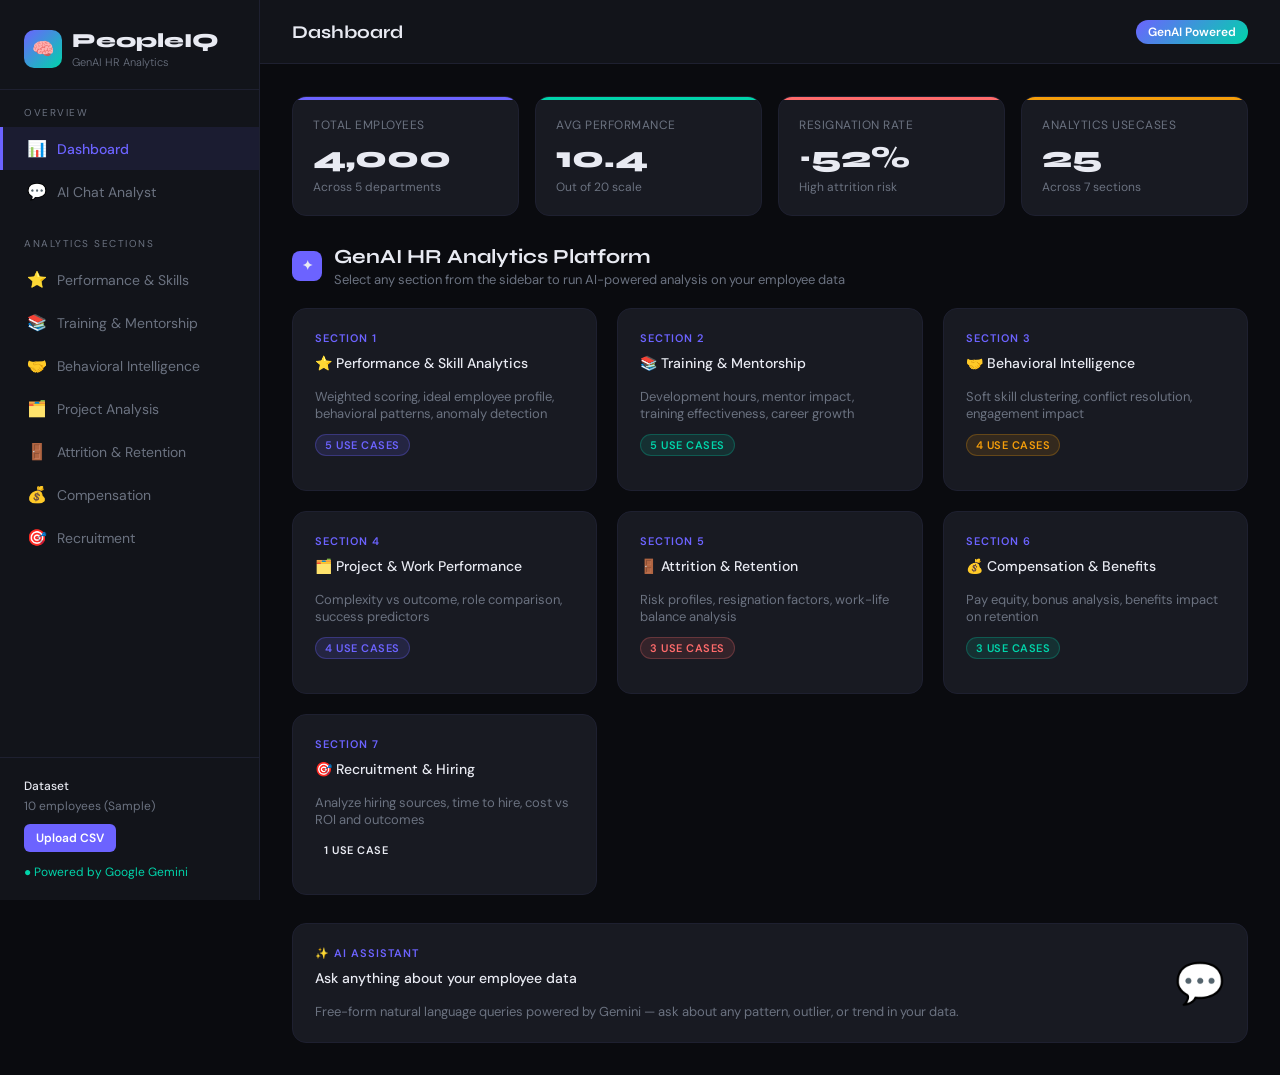
<file: quantiphi/index.html>
<!DOCTYPE html>
<html lang="en">
<head>
<meta charset="UTF-8">
<meta name="viewport" content="width=device-width, initial-scale=1.0">
<title>PeopleIQ — GenAI HR Analytics</title>
<link href="https://fonts.googleapis.com/css2?family=Syne:wght@400;600;700;800&family=DM+Sans:wght@300;400;500&display=swap" rel="stylesheet">
<link rel="stylesheet" href="styles.css">
</head>
<body>

<!-- SIDEBAR -->
<div class="sidebar">
  <div class="logo">
    <div class="logo-icon">🧠</div>
    <div>
      <div class="logo-text">PeopleIQ</div>
      <div class="logo-sub">GenAI HR Analytics</div>
    </div>
  </div>

  <div class="nav-section">
    <div class="nav-label">Overview</div>
    <div class="nav-item active" onclick="showPage('dashboard')">
      <span class="icon">📊</span> Dashboard
    </div>
    <div class="nav-item" onclick="showPage('chat')">
      <span class="icon">💬</span> AI Chat Analyst
    </div>
  </div>

  <div class="nav-section">
    <div class="nav-label">Analytics Sections</div>
    <div class="nav-item" onclick="showPage('performance')">
      <span class="icon">⭐</span> Performance & Skills
    </div>
    <div class="nav-item" onclick="showPage('training')">
      <span class="icon">📚</span> Training & Mentorship
    </div>
    <div class="nav-item" onclick="showPage('softskills')">
      <span class="icon">🤝</span> Behavioral Intelligence
    </div>
    <div class="nav-item" onclick="showPage('projects')">
      <span class="icon">🗂️</span> Project Analysis
    </div>
    <div class="nav-item" onclick="showPage('attrition')">
      <span class="icon">🚪</span> Attrition & Retention
    </div>
    <div class="nav-item" onclick="showPage('compensation')">
      <span class="icon">💰</span> Compensation
    </div>
    <div class="nav-item" onclick="showPage('recruitment')">
      <span class="icon">🎯</span> Recruitment
    </div>
  </div>

  <div class="sidebar-footer">
    <div style="margin-bottom:4px;font-weight:500;color:var(--text);">Dataset</div>
    <div id="dataset-stats">10 employees (Sample)</div>
    <label for="csv-upload" style="display:inline-block; margin-top:10px; padding:6px 12px; background:var(--accent); color:white; border-radius:6px; cursor:pointer; font-size:12px; font-weight:600;">Upload CSV</label>
    <input type="file" id="csv-upload" accept=".csv" style="display:none;" onchange="handleFileUpload(event)">
    <div style="margin-top:12px;color:var(--accent2)">● Powered by Google Gemini</div>
  </div>
</div>

<!-- MAIN -->
<div class="main">
  <div class="topbar">
    <div>
      <div class="page-title" id="topbar-title">Dashboard</div>
    </div>
    <div class="badge">GenAI Powered</div>
  </div>

  <div class="content">

    <!-- DASHBOARD PAGE -->
    <div class="page active" id="page-dashboard">
      <div class="stats-grid">
        <div class="stat-card c1">
          <div class="stat-label">Total Employees</div>
          <div class="stat-value" id="dash-total-emp">4,000</div>
          <div class="stat-sub" id="dash-total-dept">Across 5 departments</div>
        </div>
        <div class="stat-card c2">
          <div class="stat-label">Avg Performance</div>
          <div class="stat-value" id="dash-avg-perf">10.4</div>
          <div class="stat-sub">Out of 20 scale</div>
        </div>
        <div class="stat-card c3">
          <div class="stat-label">Resignation Rate</div>
          <div class="stat-value" id="dash-resignation">~52%</div>
          <div class="stat-sub">High attrition risk</div>
        </div>
        <div class="stat-card c4">
          <div class="stat-label">Analytics Usecases</div>
          <div class="stat-value">25</div>
          <div class="stat-sub">Across 7 sections</div>
        </div>
      </div>

      <div class="section-header">
        <div class="section-num">✦</div>
        <div>
          <div class="section-title">GenAI HR Analytics Platform</div>
          <div class="section-desc">Select any section from the sidebar to run AI-powered analysis on your employee data</div>
        </div>
      </div>

      <div class="grid3">
        <div class="query-card" style="cursor:pointer" onclick="showPage('performance')">
          <div class="query-label">Section 1</div>
          <div class="query-question">⭐ Performance & Skill Analytics</div>
          <div style="font-size:13px;color:var(--muted)">Weighted scoring, ideal employee profile, behavioral patterns, anomaly detection</div>
          <div style="margin-top:12px" class="chip-row">
            <span class="tag tag-purple">5 use cases</span>
          </div>
        </div>
        <div class="query-card" style="cursor:pointer" onclick="showPage('training')">
          <div class="query-label">Section 2</div>
          <div class="query-question">📚 Training & Mentorship</div>
          <div style="font-size:13px;color:var(--muted)">Development hours, mentor impact, training effectiveness, career growth</div>
          <div style="margin-top:12px" class="chip-row">
            <span class="tag tag-green">5 use cases</span>
          </div>
        </div>
        <div class="query-card" style="cursor:pointer" onclick="showPage('softskills')">
          <div class="query-label">Section 3</div>
          <div class="query-question">🤝 Behavioral Intelligence</div>
          <div style="font-size:13px;color:var(--muted)">Soft skill clustering, conflict resolution, engagement impact</div>
          <div style="margin-top:12px" class="chip-row">
            <span class="tag tag-amber">4 use cases</span>
          </div>
        </div>
        <div class="query-card" style="cursor:pointer" onclick="showPage('projects')">
          <div class="query-label">Section 4</div>
          <div class="query-question">🗂️ Project & Work Performance</div>
          <div style="font-size:13px;color:var(--muted)">Complexity vs outcome, role comparison, success predictors</div>
          <div style="margin-top:12px" class="chip-row">
            <span class="tag tag-purple">4 use cases</span>
          </div>
        </div>
        <div class="query-card" style="cursor:pointer" onclick="showPage('attrition')">
          <div class="query-label">Section 5</div>
          <div class="query-question">🚪 Attrition & Retention</div>
          <div style="font-size:13px;color:var(--muted)">Risk profiles, resignation factors, work-life balance analysis</div>
          <div style="margin-top:12px" class="chip-row">
            <span class="tag tag-red">3 use cases</span>
          </div>
        </div>
        <div class="query-card" style="cursor:pointer" onclick="showPage('compensation')">
          <div class="query-label">Section 6</div>
          <div class="query-question">💰 Compensation & Benefits</div>
          <div style="font-size:13px;color:var(--muted)">Pay equity, bonus analysis, benefits impact on retention</div>
          <div style="margin-top:12px" class="chip-row">
            <span class="tag tag-green">3 use cases</span>
          </div>
        </div>
        <div class="query-card" style="cursor:pointer" onclick="showPage('recruitment')">
          <div class="query-label">Section 7</div>
          <div class="query-question">🎯 Recruitment & Hiring</div>
          <div style="font-size:13px;color:var(--muted)">Analyze hiring sources, time to hire, cost vs ROI and outcomes</div>
          <div style="margin-top:12px" class="chip-row">
            <span class="tag tag-blue">1 use case</span>
          </div>
        </div>
      </div>

      <div class="query-card" style="cursor:pointer" onclick="showPage('chat')">
        <div class="flex-between">
          <div>
            <div class="query-label">✨ AI Assistant</div>
            <div class="query-question">Ask anything about your employee data</div>
            <div style="font-size:13px;color:var(--muted)">Free-form natural language queries powered by Gemini — ask about any pattern, outlier, or trend in your data.</div>
          </div>
          <div style="font-size:40px;margin-left:20px">💬</div>
        </div>
      </div>
    </div>

    <!-- AI CHAT PAGE -->
    <div class="page" id="page-chat">
      <div class="section-header mb20">
        <div class="section-num">💬</div>
        <div>
          <div class="section-title">AI Chat Analyst</div>
          <div class="section-desc">Ask any question about the employee dataset in natural language</div>
        </div>
      </div>

      <div class="chip-row mb12">
        <span class="chip" onclick="fillChat('Which departments have the highest attrition risk?')">Which departments have the highest attrition risk?</span>
        <span class="chip" onclick="fillChat('What skills predict high performance?')">What skills predict high performance?</span>
        <span class="chip" onclick="fillChat('Generate an ideal employee profile')">Generate ideal employee profile</span>
        <span class="chip" onclick="fillChat('Who are the employees most likely to resign?')">Who might resign soon?</span>
        <span class="chip" onclick="fillChat('Analyze compensation equity issues')">Compensation equity issues</span>
        <span class="chip" onclick="fillChat('What training programs are most effective?')">Most effective training programs</span>
      </div>

      <div class="chat-box">
        <div class="chat-header">
          <div style="width:10px;height:10px;background:var(--accent2);border-radius:50%"></div>
          <div class="chat-title">Gemini HR Analyst</div>
          <div id="chat-dataset-stats" style="margin-left:auto;font-size:12px;color:var(--muted)">10 employee sample loaded</div>
        </div>
        <div class="chat-messages" id="chat-messages">
          <div class="msg">
            <div class="msg-avatar">🤖</div>
            <div class="msg-bubble" id="chat-welcome-msg">Hello! I'm your GenAI HR Analyst powered by Gemini. I have access to a sample of your employee dataset with 10 unique employees.

Ask me anything — I can analyze performance patterns, identify attrition risks, cluster employees by skills, compare departments, detect anomalies, and much more. What would you like to explore?</div>
          </div>
        </div>
        <div class="chat-input-row">
          <input class="chat-input" id="chat-input" type="text" placeholder="Ask about your employees... (e.g. 'What factors drive resignations?')" onkeydown="if(event.key==='Enter') sendChat()">
          <button class="send-btn" id="send-btn" onclick="sendChat()">➤</button>
        </div>
      </div>
    </div>

    <!-- PERFORMANCE PAGE -->
    <div class="page" id="page-performance">
      <div class="section-header mb20">
        <div class="section-num">1</div>
        <div>
          <div class="section-title">Employee Performance & Skill Analytics</div>
          <div class="section-desc">AI-driven skill scoring, behavioral clustering, and performance profiling</div>
        </div>
      </div>

      <div class="grid2">
        <div class="query-card">
          <div class="query-label">Use Case 1</div>
          <div class="query-question">How do Technical, Communication, and Problem-Solving skills collectively influence Performance Rating? Generate a weighted scoring model.</div>
          <button class="run-btn" onclick="runQuery(this, 'weighted_scoring')">▶ Run Analysis</button>
          <div class="response-area" id="resp-weighted_scoring"></div>
        </div>
        <div class="query-card">
          <div class="query-label">Use Case 2</div>
          <div class="query-question">Identify employees with high performance but low leadership potential and suggest possible reasons using contextual attributes.</div>
          <button class="run-btn" onclick="runQuery(this, 'high_perf_low_lead')">▶ Run Analysis</button>
          <div class="response-area" id="resp-high_perf_low_lead"></div>
        </div>
        <div class="query-card">
          <div class="query-label">Use Case 3</div>
          <div class="query-question">Compare employees with Performance Rating ≥ 10 vs ≤ 5 and generate behavioral patterns using prompt-based clustering.</div>
          <button class="run-btn" onclick="runQuery(this, 'perf_clustering')">▶ Run Analysis</button>
          <div class="response-area" id="resp-perf_clustering"></div>
        </div>
        <div class="query-card">
          <div class="query-label">Use Case 4</div>
          <div class="query-question">Detect inconsistencies where high skill ratings do not align with project outcomes and explain the anomalies.</div>
          <button class="run-btn" onclick="runQuery(this, 'anomaly_detection')">▶ Run Analysis</button>
          <div class="response-area" id="resp-anomaly_detection"></div>
        </div>
      </div>

      <div class="query-card mb20">
        <div class="query-label">Use Case 5</div>
        <div class="query-question">Generate a profile of an "ideal employee" using the top 10% performers across all rating columns.</div>
        <button class="run-btn" onclick="runQuery(this, 'ideal_employee')">▶ Run Analysis</button>
        <div class="response-area" id="resp-ideal_employee"></div>
      </div>
    </div>

    <!-- TRAINING PAGE -->
    <div class="page" id="page-training">
      <div class="section-header mb20">
        <div class="section-num">2</div>
        <div>
          <div class="section-title">Training, Mentorship & Development</div>
          <div class="section-desc">Evaluate learning impact, mentor effectiveness, and development planning</div>
        </div>
      </div>

      <div class="grid2">
        <div class="query-card">
          <div class="query-label">Use Case 6</div>
          <div class="query-question">Evaluate whether Professional Development Hours correlate with Performance Rating and Promotions using LLM-driven inference.</div>
          <button class="run-btn" onclick="runQuery(this, 'dev_hours_correlation')">▶ Run Analysis</button>
          <div class="response-area" id="resp-dev_hours_correlation"></div>
        </div>
        <div class="query-card">
          <div class="query-label">Use Case 7</div>
          <div class="query-question">Analyze the impact of Mentor Rating and Mentor Experience Level on Internship Conversion Status and Employee Performance.</div>
          <button class="run-btn" onclick="runQuery(this, 'mentor_impact')">▶ Run Analysis</button>
          <div class="response-area" id="resp-mentor_impact"></div>
        </div>
        <div class="query-card">
          <div class="query-label">Use Case 8</div>
          <div class="query-question">Identify employees who received training but show low performance improvement, and generate hypotheses for why.</div>
          <button class="run-btn" onclick="runQuery(this, 'training_low_perf')">▶ Run Analysis</button>
          <div class="response-area" id="resp-training_low_perf"></div>
        </div>
        <div class="query-card">
          <div class="query-label">Use Case 9</div>
          <div class="query-question">Compare Basic vs Advanced Training Programs and their effect on performance and career growth (promotions).</div>
          <button class="run-btn" onclick="runQuery(this, 'training_comparison')">▶ Run Analysis</button>
          <div class="response-area" id="resp-training_comparison"></div>
        </div>
      </div>

      <div class="query-card mb20">
        <div class="query-label">Use Case 10</div>
        <div class="query-question">Predict which employees are likely to benefit most from advanced training programs using reasoning-based prompts.</div>
        <button class="run-btn" onclick="runQuery(this, 'training_benefit_pred')">▶ Run Analysis</button>
        <div class="response-area" id="resp-training_benefit_pred"></div>
      </div>
    </div>

    <!-- SOFTSKILLS PAGE -->
    <div class="page" id="page-softskills">
      <div class="section-header mb20">
        <div class="section-num">3</div>
        <div>
          <div class="section-title">Behavioral & Soft Skills Intelligence</div>
          <div class="section-desc">Cluster employees, resolve contradictions, and analyze engagement drivers</div>
        </div>
      </div>

      <div class="grid2">
        <div class="query-card">
          <div class="query-label">Use Case 11</div>
          <div class="query-question">Cluster employees based on Leadership, Teamwork, Adaptability, and Creativity ratings, then describe each cluster's characteristics.</div>
          <button class="run-btn" onclick="runQuery(this, 'soft_skill_cluster')">▶ Run Analysis</button>
          <div class="response-area" id="resp-soft_skill_cluster"></div>
        </div>
        <div class="query-card">
          <div class="query-label">Use Case 12</div>
          <div class="query-question">Identify employees with high conflict resolution cases but low teamwork scores and explain the contradictions.</div>
          <button class="run-btn" onclick="runQuery(this, 'conflict_contradiction')">▶ Run Analysis</button>
          <div class="response-area" id="resp-conflict_contradiction"></div>
        </div>
        <div class="query-card">
          <div class="query-label">Use Case 13</div>
          <div class="query-question">Generate insights on how Employee Engagement Score impacts Job Satisfaction and Retention outcomes.</div>
          <button class="run-btn" onclick="runQuery(this, 'engagement_impact')">▶ Run Analysis</button>
          <div class="response-area" id="resp-engagement_impact"></div>
        </div>
        <div class="query-card">
          <div class="query-label">Use Case 14</div>
          <div class="query-question">Detect employees with high initiative but low innovation contribution and explain possible blockers.</div>
          <button class="run-btn" onclick="runQuery(this, 'initiative_vs_innovation')">▶ Run Analysis</button>
          <div class="response-area" id="resp-initiative_vs_innovation"></div>
        </div>
      </div>
    </div>

    <!-- PROJECTS PAGE -->
    <div class="page" id="page-projects">
      <div class="section-header mb20">
        <div class="section-num">4</div>
        <div>
          <div class="section-title">Project & Work Performance Analysis</div>
          <div class="section-desc">Understand what drives project success and optimize role assignments</div>
        </div>
      </div>

      <div class="grid2">
        <div class="query-card">
          <div class="query-label">Use Case 15</div>
          <div class="query-question">Analyze how Project Complexity and Project Size influence Project Outcome (Success/Failed/In Progress).</div>
          <button class="run-btn" onclick="runQuery(this, 'project_complexity_outcome')">▶ Run Analysis</button>
          <div class="response-area" id="resp-project_complexity_outcome"></div>
        </div>
        <div class="query-card">
          <div class="query-label">Use Case 16</div>
          <div class="query-question">Identify patterns among employees involved in successful vs failed projects — skills, roles, engagement.</div>
          <button class="run-btn" onclick="runQuery(this, 'success_vs_failed')">▶ Run Analysis</button>
          <div class="response-area" id="resp-success_vs_failed"></div>
        </div>
        <div class="query-card">
          <div class="query-label">Use Case 17</div>
          <div class="query-question">Generate a predictive reasoning model: What combination of skills and ratings leads to successful project outcomes?</div>
          <button class="run-btn" onclick="runQuery(this, 'project_success_model')">▶ Run Analysis</button>
          <div class="response-area" id="resp-project_success_model"></div>
        </div>
        <div class="query-card">
          <div class="query-label">Use Case 18</div>
          <div class="query-question">Compare performance of employees across different Project Roles (Manager vs Developer vs Analyst).</div>
          <button class="run-btn" onclick="runQuery(this, 'role_comparison')">▶ Run Analysis</button>
          <div class="response-area" id="resp-role_comparison"></div>
        </div>
      </div>
    </div>

    <!-- ATTRITION PAGE -->
    <div class="page" id="page-attrition">
      <div class="section-header mb20">
        <div class="section-num">5</div>
        <div>
          <div class="section-title">Attrition & Retention Intelligence</div>
          <div class="section-desc">Identify flight risk employees and understand what drives resignations</div>
        </div>
      </div>

      <div class="grid2">
        <div class="query-card">
          <div class="query-label">Use Case 19</div>
          <div class="query-question">Identify factors contributing to Employee Resignation Status = Yes using multi-variable reasoning across all available features.</div>
          <button class="run-btn" onclick="runQuery(this, 'resignation_factors')">▶ Run Analysis</button>
          <div class="response-area" id="resp-resignation_factors"></div>
        </div>
        <div class="query-card">
          <div class="query-label">Use Case 20</div>
          <div class="query-question">Generate a risk profile of employees likely to resign using behavioral, compensation, and engagement features.</div>
          <button class="run-btn" onclick="runQuery(this, 'risk_profile')">▶ Run Analysis</button>
          <div class="response-area" id="resp-risk_profile"></div>
        </div>
      </div>

      <div class="query-card mb20">
        <div class="query-label">Use Case 21</div>
        <div class="query-question">Compare work-life balance, overtime hours, and engagement scores between resigned vs retained employees and highlight key differences.</div>
        <button class="run-btn" onclick="runQuery(this, 'resigned_vs_retained')">▶ Run Analysis</button>
        <div class="response-area" id="resp-resigned_vs_retained"></div>
      </div>
    </div>

    <!-- COMPENSATION PAGE -->
    <div class="page" id="page-compensation">
      <div class="section-header mb20">
        <div class="section-num">6</div>
        <div>
          <div class="section-title">Compensation & Benefits Analysis</div>
          <div class="section-desc">Evaluate pay equity, bonus alignment, and benefits-driven retention</div>
        </div>
      </div>

      <div class="grid2">
        <div class="query-card">
          <div class="query-label">Use Case 22</div>
          <div class="query-question">Analyze the relationship between Salary Increase %, Bonus %, and Performance Rating. Are top performers being rewarded fairly?</div>
          <button class="run-btn" onclick="runQuery(this, 'salary_bonus_perf')">▶ Run Analysis</button>
          <div class="response-area" id="resp-salary_bonus_perf"></div>
        </div>
        <div class="query-card">
          <div class="query-label">Use Case 23</div>
          <div class="query-question">Identify employees who appear underpaid relative to their performance scores and skill ratings.</div>
          <button class="run-btn" onclick="runQuery(this, 'underpaid_employees')">▶ Run Analysis</button>
          <div class="response-area" id="resp-underpaid_employees"></div>
        </div>
      </div>

      <div class="query-card mb20">
        <div class="query-label">Use Case 24</div>
        <div class="query-question">Evaluate whether compensation benefits (stock options, insurance, savings plans) influence employee retention and job satisfaction scores.</div>
        <button class="run-btn" onclick="runQuery(this, 'benefits_retention')">▶ Run Analysis</button>
        <div class="response-area" id="resp-benefits_retention"></div>
      </div>
    </div>

    <!-- RECRUITMENT PAGE -->
    <div class="page" id="page-recruitment">
      <div class="section-header mb20">
        <div class="section-num">7</div>
        <div>
          <div class="section-title">Recruitment & Hiring Effectiveness</div>
          <div class="section-desc">Optimize hiring sources, cost, and time-to-hire for better outcomes</div>
        </div>
      </div>

      <div class="query-card mb20">
        <div class="query-label">Use Case 25</div>
        <div class="query-question">Analyze how Hiring Source, Time to Hire, and Recruitment Cost impact employee performance, retention, and job satisfaction. Which channel gives the best ROI?</div>
        <button class="run-btn" onclick="runQuery(this, 'recruitment_effectiveness')">▶ Run Analysis</button>
        <div class="response-area" id="resp-recruitment_effectiveness"></div>
      </div>
    </div>

  </div><!-- /content -->
</div><!-- /main -->

<script src="prompts.js"></script>
<script src="app.js"></script>
</body>
</html>
</file>
<file: quantiphi/styles.css>
:root {
    --bg: #0a0b0f;
    --surface: #12141a;
    --card: #181a22;
    --border: #1e2030;
    --accent: #6c63ff;
    --accent2: #00d4aa;
    --accent3: #ff6b6b;
    --text: #e8eaf2;
    --muted: #6b7280;
    --glow: rgba(108,99,255,0.15);
  }
  * { box-sizing: border-box; margin: 0; padding: 0; }
  body {
    background: var(--bg);
    color: var(--text);
    font-family: 'DM Sans', sans-serif;
    min-height: 100vh;
    font-size: 15px;
  }

  /* SIDEBAR */
  .sidebar {
    width: 260px;
    height: 100vh;
    background: var(--surface);
    border-right: 1px solid var(--border);
    position: fixed;
    top: 0; left: 0;
    display: flex;
    flex-direction: column;
    z-index: 100;
    overflow-y: auto;
  }
  .logo {
    padding: 28px 24px 20px;
    display: flex;
    align-items: center;
    gap: 10px;
    border-bottom: 1px solid var(--border);
  }
  .logo-icon {
    width: 38px; height: 38px;
    background: linear-gradient(135deg, var(--accent), var(--accent2));
    border-radius: 10px;
    display: flex; align-items: center; justify-content: center;
    font-size: 18px;
  }
  .logo-text { font-family: 'Syne', sans-serif; font-size: 20px; font-weight: 800; }
  .logo-sub { font-size: 11px; color: var(--muted); font-weight: 300; margin-top: 2px; }
  .nav-section { padding: 16px 0 8px; }
  .nav-label { padding: 0 24px; font-size: 10px; text-transform: uppercase; letter-spacing: 1.5px; color: var(--muted); margin-bottom: 8px; }
  .nav-item {
    display: flex; align-items: center; gap: 10px;
    padding: 11px 24px;
    cursor: pointer;
    font-size: 14px;
    color: var(--muted);
    transition: all 0.2s;
    border-left: 3px solid transparent;
  }
  .nav-item:hover { color: var(--text); background: rgba(108,99,255,0.06); }
  .nav-item.active { color: var(--accent); background: rgba(108,99,255,0.1); border-left-color: var(--accent); font-weight: 500; }
  .nav-item .icon { font-size: 16px; width: 20px; text-align: center; }
  .sidebar-footer { margin-top: auto; padding: 20px 24px; border-top: 1px solid var(--border); font-size: 12px; color: var(--muted); }

  /* MAIN */
  .main { margin-left: 260px; min-height: 100vh; }
  .topbar {
    height: 64px;
    background: var(--surface);
    border-bottom: 1px solid var(--border);
    display: flex;
    align-items: center;
    justify-content: space-between;
    padding: 0 32px;
    position: sticky; top: 0; z-index: 50;
  }
  .page-title { font-family: 'Syne', sans-serif; font-size: 18px; font-weight: 700; }
  .badge { background: linear-gradient(135deg, var(--accent), var(--accent2)); color: white; padding: 4px 12px; border-radius: 20px; font-size: 12px; font-weight: 600; }
  .content { padding: 32px; }

  /* STATS GRID */
  .stats-grid { display: grid; grid-template-columns: repeat(4, 1fr); gap: 16px; margin-bottom: 28px; }
  .stat-card {
    background: var(--card);
    border: 1px solid var(--border);
    border-radius: 14px;
    padding: 20px;
    position: relative;
    overflow: hidden;
  }
  .stat-card::before {
    content: ''; position: absolute; top: 0; left: 0;
    width: 100%; height: 3px;
  }
  .stat-card.c1::before { background: var(--accent); }
  .stat-card.c2::before { background: var(--accent2); }
  .stat-card.c3::before { background: var(--accent3); }
  .stat-card.c4::before { background: #f59e0b; }
  .stat-label { font-size: 12px; color: var(--muted); margin-bottom: 6px; text-transform: uppercase; letter-spacing: 0.5px; }
  .stat-value { font-family: 'Syne', sans-serif; font-size: 30px; font-weight: 800; }
  .stat-sub { font-size: 12px; color: var(--muted); margin-top: 4px; }

  /* SECTION */
  .section-header {
    display: flex; align-items: center; gap: 12px;
    margin-bottom: 20px;
  }
  .section-num {
    width: 30px; height: 30px;
    background: var(--accent);
    border-radius: 8px;
    display: flex; align-items: center; justify-content: center;
    font-family: 'Syne', sans-serif;
    font-size: 13px; font-weight: 700;
  }
  .section-title { font-family: 'Syne', sans-serif; font-size: 20px; font-weight: 700; }
  .section-desc { font-size: 13px; color: var(--muted); margin-top: 2px; }

  /* GRID 2 COL */
  .grid2 { display: grid; grid-template-columns: 1fr 1fr; gap: 20px; margin-bottom: 28px; }
  .grid3 { display: grid; grid-template-columns: 1fr 1fr 1fr; gap: 20px; margin-bottom: 28px; }

  /* QUERY CARD */
  .query-card {
    background: var(--card);
    border: 1px solid var(--border);
    border-radius: 14px;
    padding: 22px;
    transition: border-color 0.2s;
  }
  .query-card:hover { border-color: rgba(108,99,255,0.4); }
  .query-label {
    font-size: 11px;
    color: var(--accent);
    text-transform: uppercase;
    letter-spacing: 1px;
    margin-bottom: 8px;
    font-weight: 600;
  }
  .query-question {
    font-size: 14px;
    font-weight: 500;
    margin-bottom: 14px;
    line-height: 1.5;
    color: var(--text);
  }
  .run-btn {
    background: linear-gradient(135deg, var(--accent), #8b5cf6);
    border: none;
    color: white;
    padding: 9px 18px;
    border-radius: 8px;
    font-size: 13px;
    font-weight: 600;
    cursor: pointer;
    display: flex;
    align-items: center;
    gap: 6px;
    transition: opacity 0.2s, transform 0.1s;
    font-family: 'DM Sans', sans-serif;
  }
  .run-btn:hover { opacity: 0.9; transform: translateY(-1px); }
  .run-btn:disabled { opacity: 0.5; cursor: not-allowed; transform: none; }
  .response-area {
    margin-top: 14px;
    background: rgba(0,0,0,0.3);
    border: 1px solid var(--border);
    border-radius: 10px;
    padding: 14px;
    font-size: 13.5px;
    line-height: 1.7;
    color: #c8cad8;
    display: none;
    white-space: pre-wrap;
    max-height: 300px;
    overflow-y: auto;
  }
  .response-area.show { display: block; }
  .loading-dots {
    display: flex; gap: 4px; align-items: center;
  }
  .dot {
    width: 7px; height: 7px;
    background: var(--accent);
    border-radius: 50%;
    animation: bounce 1.2s infinite;
  }
  .dot:nth-child(2) { animation-delay: 0.2s; }
  .dot:nth-child(3) { animation-delay: 0.4s; }
  @keyframes bounce {
    0%,80%,100% { transform: translateY(0); }
    40% { transform: translateY(-8px); }
  }

  /* CHAT */
  .chat-box {
    background: var(--card);
    border: 1px solid var(--border);
    border-radius: 14px;
    overflow: hidden;
    margin-bottom: 28px;
  }
  .chat-header {
    padding: 16px 22px;
    border-bottom: 1px solid var(--border);
    display: flex;
    align-items: center;
    gap: 10px;
  }
  .chat-title { font-family: 'Syne', sans-serif; font-weight: 700; font-size: 16px; }
  .chat-messages {
    height: 400px;
    overflow-y: auto;
    padding: 20px;
    display: flex;
    flex-direction: column;
    gap: 14px;
  }
  .msg { display: flex; gap: 10px; }
  .msg.user { flex-direction: row-reverse; }
  .msg-avatar {
    width: 34px; height: 34px;
    border-radius: 50%;
    display: flex; align-items: center; justify-content: center;
    font-size: 15px;
    flex-shrink: 0;
    background: var(--surface);
    border: 1px solid var(--border);
  }
  .msg.user .msg-avatar { background: var(--accent); border-color: var(--accent); }
  .msg-bubble {
    max-width: 75%;
    background: var(--surface);
    border: 1px solid var(--border);
    border-radius: 12px;
    padding: 12px 14px;
    font-size: 13.5px;
    line-height: 1.65;
    color: #d0d2df;
    white-space: pre-wrap;
  }
  .msg.user .msg-bubble {
    background: rgba(108,99,255,0.15);
    border-color: rgba(108,99,255,0.3);
    color: var(--text);
  }
  .chat-input-row {
    padding: 14px 16px;
    border-top: 1px solid var(--border);
    display: flex;
    gap: 10px;
  }
  .chat-input {
    flex: 1;
    background: var(--surface);
    border: 1px solid var(--border);
    border-radius: 10px;
    padding: 10px 14px;
    color: var(--text);
    font-size: 14px;
    font-family: 'DM Sans', sans-serif;
    outline: none;
    transition: border-color 0.2s;
  }
  .chat-input:focus { border-color: var(--accent); }
  .send-btn {
    background: var(--accent);
    border: none;
    color: white;
    width: 42px; height: 42px;
    border-radius: 10px;
    font-size: 18px;
    cursor: pointer;
    display: flex; align-items: center; justify-content: center;
    transition: opacity 0.2s;
  }
  .send-btn:hover { opacity: 0.85; }
  .send-btn:disabled { opacity: 0.4; cursor: not-allowed; }

  /* HIDDEN PAGES */
  .page { display: none; }
  .page.active { display: block; }

  /* DIVIDER */
  .divider { border: none; border-top: 1px solid var(--border); margin: 32px 0; }

  /* SCROLLBAR */
  ::-webkit-scrollbar { width: 6px; height: 6px; }
  ::-webkit-scrollbar-track { background: transparent; }
  ::-webkit-scrollbar-thumb { background: var(--border); border-radius: 3px; }

  /* TAG */
  .tag {
    display: inline-block;
    padding: 3px 9px;
    border-radius: 20px;
    font-size: 11px;
    font-weight: 600;
    text-transform: uppercase;
    letter-spacing: 0.5px;
  }
  .tag-purple { background: rgba(108,99,255,0.15); color: var(--accent); border: 1px solid rgba(108,99,255,0.3); }
  .tag-green { background: rgba(0,212,170,0.12); color: var(--accent2); border: 1px solid rgba(0,212,170,0.25); }
  .tag-red { background: rgba(255,107,107,0.12); color: var(--accent3); border: 1px solid rgba(255,107,107,0.25); }
  .tag-amber { background: rgba(245,158,11,0.12); color: #f59e0b; border: 1px solid rgba(245,158,11,0.25); }

  .flex-between { display: flex; align-items: center; justify-content: space-between; }
  .gap-8 { gap: 8px; }
  .mb12 { margin-bottom: 12px; }
  .mb20 { margin-bottom: 20px; }

  /* Quick chips */
  .chip-row { display: flex; flex-wrap: wrap; gap: 8px; margin-bottom: 12px; }
  .chip {
    background: var(--surface);
    border: 1px solid var(--border);
    border-radius: 20px;
    padding: 6px 14px;
    font-size: 12px;
    cursor: pointer;
    transition: all 0.2s;
    color: var(--muted);
  }
  .chip:hover { border-color: var(--accent); color: var(--accent); background: rgba(108,99,255,0.06); }
</file>
